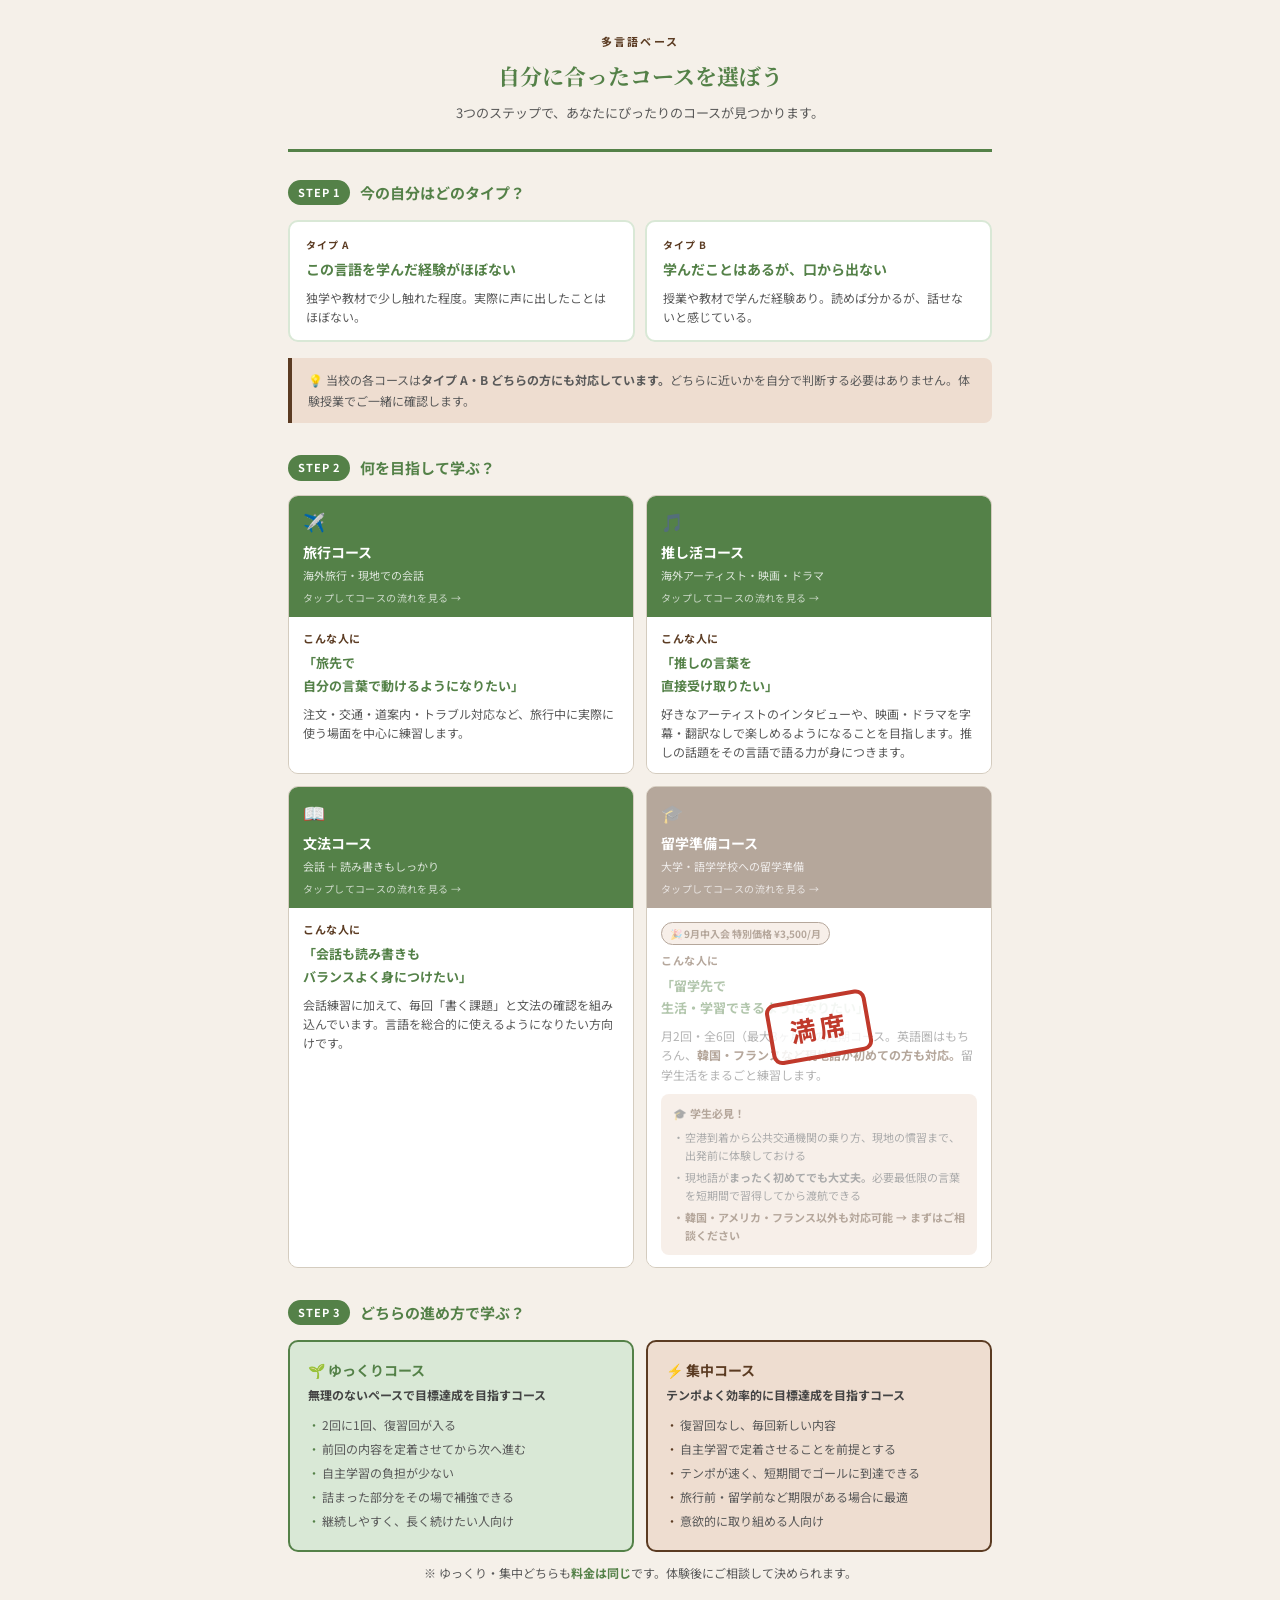
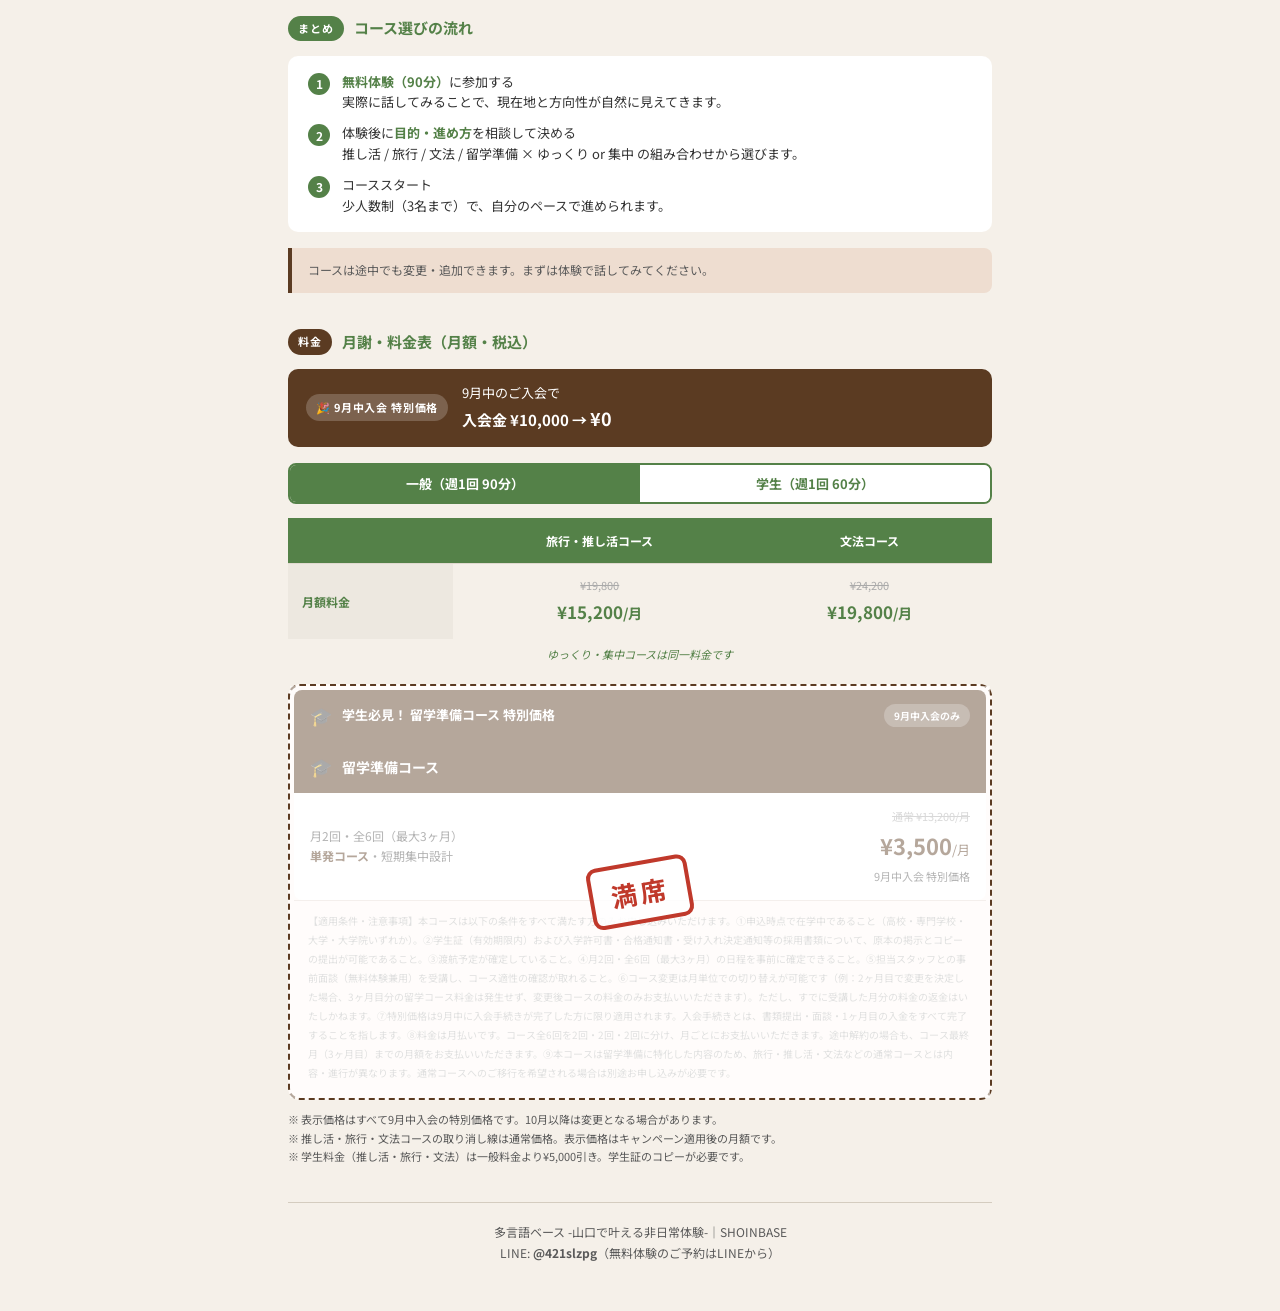
<file: course_guide.html>
<!DOCTYPE html>
<html lang="ja">
<head>
<meta charset="UTF-8">
<meta name="viewport" content="width=device-width, initial-scale=1.0">
<title>コース選択ガイド｜多言語ベース</title>
<link href="https://fonts.googleapis.com/css2?family=Noto+Serif+JP:wght@400;700&family=Noto+Sans+JP:wght@400;500;700&display=swap" rel="stylesheet">
<style>
  :root {
    --navy: #548148;
    --terra: #5b3b22;
    --terra-l: #eeddd0;
    --light: #d9e8d6;
    --gray: #595959;
    --lgray: #ede8e0;
  }
  * { box-sizing: border-box; margin: 0; padding: 0; }
  body {
    font-family: 'Noto Sans JP', sans-serif;
    color: #222;
    background: #f5f0e9;
    max-width: 760px;
    margin: 0 auto;
    padding: 32px 28px 48px;
    font-size: 14px;
    line-height: 1.75;
  }

  .header { text-align: center; padding-bottom: 24px; border-bottom: 3px solid var(--navy); margin-bottom: 28px; }
  .brand { font-size: 11px; letter-spacing: .2em; color: var(--terra); font-weight: 700; margin-bottom: 6px; }
  .header h1 { font-family: 'Noto Serif JP', serif; font-size: 22px; color: var(--navy); font-weight: 700; margin-bottom: 6px; }
  .header p { font-size: 13px; color: var(--gray); }

  .section-title { display: flex; align-items: center; gap: 10px; margin: 28px 0 14px; }
  .step-badge { background: var(--navy); color: #fff; font-size: 11px; font-weight: 700; padding: 3px 10px; border-radius: 20px; letter-spacing: .08em; white-space: nowrap; }
  .section-title h2 { font-size: 15px; font-weight: 700; color: var(--navy); }

  .level-cards { display: grid; grid-template-columns: 1fr 1fr; gap: 10px; margin-bottom: 6px; }
  .level-card { border: 2px solid var(--light); border-radius: 10px; padding: 14px 16px; background: #fff; }
  .level-card .tag { font-size: 10px; font-weight: 700; letter-spacing: .1em; color: var(--terra); margin-bottom: 4px; }
  .level-card .title { font-size: 14px; font-weight: 700; color: var(--navy); margin-bottom: 6px; }
  .level-card .desc { font-size: 12px; color: var(--gray); line-height: 1.6; }
  .level-card.highlight { border-color: var(--navy); background: var(--light); }

  .course-grid { display: grid; grid-template-columns: 1fr 1fr; gap: 12px; }
  .course-card { position: relative; border-radius: 10px; overflow: hidden; border: 1px solid #d4ccbf; cursor: pointer; transition: transform .15s, box-shadow .15s; display: flex; flex-direction: column; }
  .course-card:active { transform: scale(.97); }
  .course-card:hover { box-shadow: 0 4px 16px rgba(84,129,72,.2); }
  .is-full { position: relative; }
  .is-full::after {
    content: "";
    position: absolute;
    inset: 0;
    background: rgba(255,255,255,.55);
    z-index: 5;
    pointer-events: none;
  }
  .full-stamp {
    position: absolute;
    top: 50%;
    left: 50%;
    transform: translate(-50%, -50%) rotate(-10deg);
    z-index: 6;
    font-size: 26px;
    font-weight: 700;
    letter-spacing: 3px;
    color: #c0392b;
    border: 4px solid #c0392b;
    border-radius: 10px;
    padding: 4px 18px;
    background: rgba(255,255,255,.85);
    pointer-events: none;
    white-space: nowrap;
  }
  .course-head { background: var(--navy); color: #fff; padding: 10px 14px; }
  .course-head .emoji { font-size: 18px; margin-bottom: 2px; display: block; }
  .course-head .name { font-size: 14px; font-weight: 700; }
  .course-head .sub { font-size: 11px; opacity: .8; margin-top: 2px; }
  .tap-hint { font-size: 10px; color: rgba(255,255,255,.7); margin-top: 4px; letter-spacing: .04em; }
  .course-body { background: #fff; padding: 12px 14px; flex: 1; }
  .course-body .for { font-size: 11px; font-weight: 700; color: var(--terra); margin-bottom: 4px; letter-spacing: .05em; }
  .course-body .goal { font-size: 13px; font-weight: 700; color: var(--navy); margin-bottom: 6px; }
  .course-body .detail { font-size: 12px; color: var(--gray); line-height: 1.6; }
  .course-card.terra .course-head { background: var(--terra); }
  .course-badge { display: inline-block; background: var(--terra-l); color: var(--terra); font-size: 10px; font-weight: 700; padding: 2px 8px; border-radius: 20px; margin-bottom: 6px; border: 1px solid var(--terra); }

  /* ── 進め方カード ── */
  .pace-grid { display: grid; grid-template-columns: 1fr 1fr; gap: 12px; }
  .pace-card { border-radius: 10px; padding: 16px 18px; border: 2px solid; }
  .pace-card.yukkuri { border-color: var(--navy); background: var(--light); }
  .pace-card.shuchu { border-color: var(--terra); background: var(--terra-l); }
  .pace-card .pace-title { font-size: 14px; font-weight: 700; margin-bottom: 2px; }
  .pace-card.yukkuri .pace-title { color: var(--navy); }
  .pace-card.shuchu .pace-title { color: var(--terra); }
  .pace-card .pace-count { font-size: 12px; font-weight: 700; color: #444; margin-bottom: 10px; }
  .pace-card ul { list-style: none; padding: 0; }
  .pace-card ul li { font-size: 12px; color: var(--gray); line-height: 1.65; padding-left: 14px; position: relative; margin-bottom: 4px; }
  .pace-card ul li::before { content: '・'; position: absolute; left: 0; }
  .pace-card.yukkuri ul li::before { color: var(--navy); }
  .pace-card.shuchu ul li::before { color: var(--terra); }
  .pace-same-note { text-align: center; font-size: 12px; color: var(--gray); margin-top: 10px; }
  .pace-same-note strong { color: var(--navy); }

  .flow { background: #fff; border-radius: 10px; padding: 16px 20px; }
  .flow-row { display: flex; align-items: flex-start; gap: 12px; margin-bottom: 10px; }
  .flow-row:last-child { margin-bottom: 0; }
  .flow-num { background: var(--navy); color: #fff; width: 22px; height: 22px; border-radius: 50%; font-size: 12px; font-weight: 700; display: flex; align-items: center; justify-content: center; flex-shrink: 0; margin-top: 1px; }
  .flow-text { font-size: 13px; color: #333; line-height: 1.6; }
  .flow-text strong { color: var(--navy); }

  .note-box { background: var(--terra-l); border-left: 4px solid var(--terra); border-radius: 0 8px 8px 0; padding: 12px 16px; font-size: 12px; color: var(--gray); line-height: 1.7; margin-top: 16px; }

  /* modal */
  .modal-overlay { display: none; position: fixed; inset: 0; background: rgba(10,20,10,.5); z-index: 100; align-items: flex-end; justify-content: center; }
  .modal-overlay.open { display: flex; }
  .modal { background: #fff; border-radius: 20px 20px 0 0; width: 100%; max-width: 760px; max-height: 85vh; overflow-y: auto; padding: 0 0 32px; transform: translateY(100%); transition: transform .3s cubic-bezier(.32,1,.6,1); }
  .modal-overlay.open .modal { transform: translateY(0); }
  .modal-bar { width: 40px; height: 4px; background: #ddd; border-radius: 2px; margin: 12px auto 0; }
  .modal-head { padding: 16px 20px 14px; border-bottom: 1px solid #eee; display: flex; align-items: center; gap: 12px; }
  .modal-emoji { font-size: 26px; }
  .modal-head-text .modal-name { font-size: 17px; font-weight: 700; color: var(--navy); }
  .modal-head-text .modal-sub { font-size: 12px; color: var(--gray); margin-top: 1px; }
  .modal-close { margin-left: auto; background: var(--lgray); border: none; border-radius: 50%; width: 30px; height: 30px; font-size: 16px; cursor: pointer; color: var(--gray); display: flex; align-items: center; justify-content: center; flex-shrink: 0; }
  .modal-body { padding: 20px 20px 0; }
  .phase-list { list-style: none; position: relative; }
  .phase-list::before { content: ''; position: absolute; left: 18px; top: 0; bottom: 0; width: 2px; background: var(--light); }
  .phase-item { display: flex; gap: 14px; margin-bottom: 18px; position: relative; }
  .phase-item:last-child { margin-bottom: 0; }
  .phase-dot { width: 38px; height: 38px; border-radius: 50%; background: var(--navy); color: #fff; font-size: 11px; font-weight: 700; display: flex; align-items: center; justify-content: center; flex-shrink: 0; z-index: 1; line-height: 1.2; text-align: center; }
  .phase-dot.terra { background: var(--terra); }
  .phase-content { padding-top: 4px; }
  .phase-title { font-size: 14px; font-weight: 700; color: var(--navy); margin-bottom: 4px; }
  .phase-desc { font-size: 12px; color: var(--gray); line-height: 1.65; }
  .lesson-pills { display: flex; flex-wrap: wrap; gap: 6px; margin-top: 8px; }
  .pill { background: var(--lgray); border: 1px solid #ccc4b8; border-radius: 20px; padding: 3px 10px; font-size: 11px; color: #333; white-space: nowrap; }
  .pill.highlight { background: var(--light); border-color: var(--navy); color: var(--navy); font-weight: 700; }
  .modal-counts { display: flex; gap: 8px; margin: 18px 0 0; }
  .count-chip { flex: 1; border-radius: 8px; padding: 10px 12px; text-align: center; }
  .count-chip.y { background: var(--light); }
  .count-chip.s { background: var(--terra-l); }
  .count-chip .cc-label { font-size: 10px; font-weight: 700; margin-bottom: 3px; }
  .count-chip.y .cc-label { color: var(--navy); }
  .count-chip.s .cc-label { color: var(--terra); }
  .count-chip .cc-val { font-size: 14px; font-weight: 700; color: #222; }

  /* pricing */
  .campaign-banner { background: var(--terra); color: #fff; border-radius: 10px; padding: 14px 18px; display: flex; align-items: center; gap: 14px; margin-bottom: 16px; }
  .campaign-tag { font-size: 11px; font-weight: 700; letter-spacing: .06em; white-space: nowrap; background: rgba(255,255,255,.2); border-radius: 20px; padding: 4px 10px; }
  .campaign-text { font-size: 13px; line-height: 1.6; }
  .campaign-text strong { font-size: 15px; }
  .zero { font-size: 18px; font-weight: 700; }
  .price-toggle { display: flex; border: 2px solid var(--navy); border-radius: 8px; overflow: hidden; margin-bottom: 14px; }
  .price-toggle button { flex: 1; padding: 9px 0; font-size: 13px; font-weight: 700; font-family: 'Noto Sans JP', sans-serif; border: none; cursor: pointer; transition: background .15s, color .15s; background: #fff; color: var(--navy); }
  .price-toggle button.active { background: var(--navy); color: #fff; }
  .price-table-wrap { display: none; }
  .price-table-wrap.show { display: block; }
  .price-table { width: 100%; border-collapse: collapse; font-size: 13px; }
  .price-table th, .price-table td { padding: 12px 14px; text-align: center; border-bottom: 1px solid #e0d9cf; }
  .price-table th { background: var(--navy); color: #fff; font-size: 12px; font-weight: 700; }
  .price-table th:first-child { text-align: left; }
  .price-table td:first-child { text-align: left; font-weight: 700; color: var(--navy); background: var(--lgray); font-size: 12px; }
  .price-table tr:last-child td { border-bottom: none; }
  .price-now { font-size: 17px; font-weight: 700; color: var(--navy); }
  .price-orig { font-size: 11px; color: #aaa; text-decoration: line-through; margin-bottom: 2px; }
  .same-price-note { font-size: 11px; font-style: italic; color: var(--navy); margin-top: 6px; text-align: center; }

  .study-price-card { margin-top: 0; border: none; border-radius: 0 0 8px 8px; overflow: hidden; }
  .study-price-head { background: var(--terra); color: #fff; padding: 10px 16px; display: flex; align-items: center; gap: 10px; border-radius: 0; }
  .study-price-head .sp-name { font-size: 14px; font-weight: 700; }
  .study-price-head .sp-tag { font-size: 10px; font-weight: 700; background: rgba(255,255,255,.25); border-radius: 20px; padding: 2px 8px; }
  .study-price-body { background: #fff; padding: 14px 16px; display: flex; align-items: center; justify-content: space-between; gap: 12px; }
  .study-price-info { font-size: 12px; color: var(--gray); line-height: 1.7; }
  .study-price-info strong { color: var(--terra); }
  .study-price-num { text-align: right; white-space: nowrap; }
  .study-price-num .sp-price { font-size: 22px; font-weight: 700; color: var(--terra); }
  .study-price-num .sp-sub { font-size: 11px; color: var(--gray); margin-top: 2px; }

  .price-note { font-size: 11px; color: var(--gray); margin-top: 10px; line-height: 1.7; }
  .footer { text-align: center; margin-top: 36px; padding-top: 18px; border-top: 1px solid #d4ccbf; font-size: 12px; color: var(--gray); }

  @media print {
    body { padding: 20px; background: #fff; }
    .modal-overlay { display: none !important; }
    .tap-hint { display: none; }
    .price-table-wrap { display: block !important; }
    .price-toggle { display: none; }
  }
</style>
</head>
<body>

<div class="header">
  <div class="brand">多言語ベース</div>
  <h1>自分に合ったコースを選ぼう</h1>
  <p>3つのステップで、あなたにぴったりのコースが見つかります。</p>
</div>

<!-- STEP 1 -->
<div class="section-title">
  <span class="step-badge">STEP 1</span>
  <h2>今の自分はどのタイプ？</h2>
</div>
<div class="level-cards">
  <div class="level-card">
    <div class="tag">タイプ A</div>
    <div class="title">この言語を学んだ経験がほぼない</div>
    <div class="desc">独学や教材で少し触れた程度。実際に声に出したことはほぼない。</div>
  </div>
  <div class="level-card">
    <div class="tag">タイプ B</div>
    <div class="title">学んだことはあるが、口から出ない</div>
    <div class="desc">授業や教材で学んだ経験あり。読めば分かるが、話せないと感じている。</div>
  </div>
</div>
<div class="note-box">
  💡 当校の各コースは<strong>タイプ A・B どちらの方にも対応しています。</strong>どちらに近いかを自分で判断する必要はありません。体験授業でご一緒に確認します。
</div>

<!-- STEP 2 -->
<div class="section-title" style="margin-top:32px;">
  <span class="step-badge">STEP 2</span>
  <h2>何を目指して学ぶ？</h2>
</div>
<div class="course-grid">

  <div class="course-card" onclick="openModal('travel')">
    <div class="course-head">
      <span class="emoji">✈️</span>
      <div class="name">旅行コース</div>
      <div class="sub">海外旅行・現地での会話</div>
      <div class="tap-hint">タップしてコースの流れを見る →</div>
    </div>
    <div class="course-body">
      <div class="for">こんな人に</div>
      <div class="goal">「旅先で<br>自分の言葉で動けるようになりたい」</div>
      <div class="detail">注文・交通・道案内・トラブル対応など、旅行中に実際に使う場面を中心に練習します。</div>
    </div>
  </div>

  <div class="course-card" onclick="openModal('oshi')">
    <div class="course-head">
      <span class="emoji">🎵</span>
      <div class="name">推し活コース</div>
      <div class="sub">海外アーティスト・映画・ドラマ</div>
      <div class="tap-hint">タップしてコースの流れを見る →</div>
    </div>
    <div class="course-body">
      <div class="for">こんな人に</div>
      <div class="goal">「推しの言葉を<br>直接受け取りたい」</div>
      <div class="detail">好きなアーティストのインタビューや、映画・ドラマを字幕・翻訳なしで楽しめるようになることを目指します。推しの話題をその言語で語る力が身につきます。</div>
    </div>
  </div>

  <div class="course-card" onclick="openModal('grammar')">
    <div class="course-head">
      <span class="emoji">📖</span>
      <div class="name">文法コース</div>
      <div class="sub">会話 ＋ 読み書きもしっかり</div>
      <div class="tap-hint">タップしてコースの流れを見る →</div>
    </div>
    <div class="course-body">
      <div class="for">こんな人に</div>
      <div class="goal">「会話も読み書きも<br>バランスよく身につけたい」</div>
      <div class="detail">会話練習に加えて、毎回「書く課題」と文法の確認を組み込んでいます。言語を総合的に使えるようになりたい方向けです。</div>
    </div>
  </div>

  <div class="course-card terra is-full" onclick="openModal('study')">
    <div class="full-stamp">満席</div>
    <div class="course-head">
      <span class="emoji">🎓</span>
      <div class="name">留学準備コース</div>
      <div class="sub">大学・語学学校への留学準備</div>
      <div class="tap-hint">タップしてコースの流れを見る →</div>
    </div>
    <div class="course-body">
      <div class="course-badge">🎉 9月中入会 特別価格 ¥3,500/月</div>
      <div class="for">こんな人に</div>
      <div class="goal">「留学先で<br>生活・学習できるようになりたい」</div>
      <div class="detail">月2回・全6回（最大3ヶ月）の短期コース。英語圏はもちろん、<strong style="color:var(--terra);">韓国・フランスなど現地語が初めての方も対応。</strong>留学生活をまるごと練習します。</div>
      <div style="margin-top:10px; background:var(--terra-l); border-radius:8px; padding:10px 12px;">
        <div style="font-size:11px; font-weight:700; color:var(--terra); margin-bottom:6px;">🎓 学生必見！</div>
        <ul style="list-style:none; padding:0; margin:0;">
          <li style="font-size:11px; color:#444; line-height:1.6; padding-left:12px; position:relative; margin-bottom:5px;"><span style="position:absolute;left:0;">・</span>空港到着から公共交通機関の乗り方、現地の慣習まで、出発前に体験しておける</li>
          <li style="font-size:11px; color:#444; line-height:1.6; padding-left:12px; position:relative; margin-bottom:5px;"><span style="position:absolute;left:0;">・</span>現地語が<strong>まったく初めてでも大丈夫。</strong>必要最低限の言葉を短期間で習得してから渡航できる</li>
          <li style="font-size:11px; color:var(--terra); font-weight:700; line-height:1.6; padding-left:12px; position:relative;"><span style="position:absolute;left:0;">・</span>韓国・アメリカ・フランス以外も対応可能 → まずはご相談ください</li>
        </ul>
      </div>
    </div>
  </div>

</div>

<!-- STEP 3: 進め方 -->
<div class="section-title" style="margin-top:32px;">
  <span class="step-badge">STEP 3</span>
  <h2>どちらの進め方で学ぶ？</h2>
</div>
<div class="pace-grid">
  <div class="pace-card yukkuri">
    <div class="pace-title">🌱 ゆっくりコース</div>
    <div class="pace-count">無理のないペースで目標達成を目指すコース</div>
    <ul>
      <li>2回に1回、復習回が入る</li>
      <li>前回の内容を定着させてから次へ進む</li>
      <li>自主学習の負担が少ない</li>
      <li>詰まった部分をその場で補強できる</li>
      <li>継続しやすく、長く続けたい人向け</li>
    </ul>
  </div>
  <div class="pace-card shuchu">
    <div class="pace-title">⚡ 集中コース</div>
    <div class="pace-count">テンポよく効率的に目標達成を目指すコース</div>
    <ul>
      <li>復習回なし、毎回新しい内容</li>
      <li>自主学習で定着させることを前提とする</li>
      <li>テンポが速く、短期間でゴールに到達できる</li>
      <li>旅行前・留学前など期限がある場合に最適</li>
      <li>意欲的に取り組める人向け</li>
    </ul>
  </div>
</div>
<p class="pace-same-note">※ ゆっくり・集中どちらも<strong>料金は同じ</strong>です。体験後にご相談して決められます。</p>

<!-- まとめ -->
<div class="section-title" style="margin-top:32px;">
  <span class="step-badge">まとめ</span>
  <h2>コース選びの流れ</h2>
</div>
<div class="flow">
  <div class="flow-row">
    <div class="flow-num">1</div>
    <div class="flow-text"><strong>無料体験（90分）</strong>に参加する<br>実際に話してみることで、現在地と方向性が自然に見えてきます。</div>
  </div>
  <div class="flow-row">
    <div class="flow-num">2</div>
    <div class="flow-text">体験後に<strong>目的・進め方</strong>を相談して決める<br>推し活 / 旅行 / 文法 / 留学準備 × ゆっくり or 集中 の組み合わせから選びます。</div>
  </div>
  <div class="flow-row">
    <div class="flow-num">3</div>
    <div class="flow-text">コーススタート<br>少人数制（3名まで）で、自分のペースで進められます。</div>
  </div>
</div>
<div class="note-box" style="margin-top:16px;">
  コースは途中でも変更・追加できます。まずは体験で話してみてください。
</div>

<!-- 料金表 -->
<div class="section-title" style="margin-top:36px;">
  <span class="step-badge" style="background:var(--terra);">料金</span>
  <h2>月謝・料金表（月額・税込）</h2>
</div>
<div class="campaign-banner">
  <div class="campaign-tag">🎉 9月中入会 特別価格</div>
  <div class="campaign-text">9月中のご入会で<br><strong>入会金 ¥10,000 → <span class="zero">¥0</span></strong></div>
</div>
<div class="price-toggle">
  <button class="active" onclick="switchPrice('general', this)">一般（週1回 90分）</button>
  <button onclick="switchPrice('student', this)">学生（週1回 60分）</button>
</div>

<div class="price-table-wrap show" id="price-general">
  <table class="price-table">
    <thead><tr><th></th><th>旅行・推し活コース</th><th>文法コース</th></tr></thead>
    <tbody>
      <tr>
        <td>月額料金</td>
        <td><div class="price-orig">¥19,800</div><div class="price-now">¥15,200<small>/月</small></div></td>
        <td><div class="price-orig">¥24,200</div><div class="price-now">¥19,800<small>/月</small></div></td>
      </tr>
    </tbody>
  </table>
  <p class="same-price-note">ゆっくり・集中コースは同一料金です</p>
</div>

<div class="price-table-wrap" id="price-student">
  <table class="price-table">
    <thead><tr><th></th><th>旅行・推し活コース</th><th>文法コース</th></tr></thead>
    <tbody>
      <tr>
        <td>月額料金</td>
        <td><div class="price-orig">¥19,800</div><div class="price-now">¥10,200<small>/月</small></div></td>
        <td><div class="price-orig">¥24,200</div><div class="price-now">¥14,800<small>/月</small></div></td>
      </tr>
    </tbody>
  </table>
  <p class="same-price-note">ゆっくり・集中コースは同一料金です</p>
</div>

<!-- 留学準備コース special -->
<div class="is-full" style="margin-top:20px; border: 2px dashed var(--terra); border-radius: 12px; padding: 4px; background: #fffaf6;">
  <div class="full-stamp">満席</div>
  <div style="background: var(--terra); color:#fff; border-radius: 8px 8px 0 0; padding: 10px 16px; display:flex; align-items:center; gap:10px;">
    <span style="font-size:18px;">🎓</span>
    <div style="font-size:13px; font-weight:700; flex:1;">学生必見！ 留学準備コース 特別価格</div>
    <div style="font-size:10px; font-weight:700; background:rgba(255,255,255,.25); border-radius:20px; padding:3px 10px; white-space:nowrap;">9月中入会のみ</div>
  </div>
  <div class="study-price-card">
    <div class="study-price-head">
      <span style="font-size:18px;">🎓</span>
      <div class="sp-name">留学準備コース</div>
    </div>
    <div class="study-price-body">
      <div class="study-price-info">
        月2回・全6回（最大3ヶ月）<br>
        <strong>単発コース</strong>・短期集中設計
      </div>
      <div class="study-price-num">
        <div style="font-size:11px; color:#aaa; text-decoration:line-through; text-align:right;">通常 ¥13,200/月</div>
        <div class="sp-price">¥3,500<small style="font-size:13px;font-weight:400;">/月</small></div>
        <div class="sp-sub">9月中入会 特別価格</div>
      </div>
    </div>
  </div>
  <!-- 適応条件 細則 -->
  <div style="padding: 10px 14px 12px; border-top: 1px solid #e8ddd5;">
    <div style="font-size:10px; color:#bbb; line-height:1.9;">
      【適用条件・注意事項】本コースは以下の条件をすべて満たす方のみお申し込みいただけます。①申込時点で在学中であること（高校・専門学校・大学・大学院いずれか）。②学生証（有効期限内）および入学許可書・合格通知書・受け入れ決定通知等の採用書類について、原本の掲示とコピーの提出が可能であること。③渡航予定が確定していること。④月2回・全6回（最大3ヶ月）の日程を事前に確定できること。⑤担当スタッフとの事前面談（無料体験兼用）を受講し、コース適性の確認が取れること。⑥コース変更は月単位での切り替えが可能です（例：2ヶ月目で変更を決定した場合、3ヶ月目分の留学コース料金は発生せず、変更後コースの料金のみお支払いいただきます）。ただし、すでに受講した月分の料金の返金はいたしかねます。⑦特別価格は9月中に入会手続きが完了した方に限り適用されます。入会手続きとは、書類提出・面談・1ヶ月目の入金をすべて完了することを指します。⑧料金は月払いです。コース全6回を2回・2回・2回に分け、月ごとにお支払いいただきます。途中解約の場合も、コース最終月（3ヶ月目）までの月額をお支払いいただきます。⑨本コースは留学準備に特化した内容のため、旅行・推し活・文法などの通常コースとは内容・進行が異なります。通常コースへのご移行を希望される場合は別途お申し込みが必要です。
    </div>
  </div>
</div>

<p class="price-note">
  ※ 表示価格はすべて9月中入会の特別価格です。10月以降は変更となる場合があります。<br>
  ※ 推し活・旅行・文法コースの取り消し線は通常価格。表示価格はキャンペーン適用後の月額です。<br>
  ※ 学生料金（推し活・旅行・文法）は一般料金より¥5,000引き。学生証のコピーが必要です。
</p>

<!-- モーダル -->
<div class="modal-overlay" id="modal-overlay" onclick="closeOnBg(event)">
  <div class="modal" id="modal">
    <div class="modal-bar"></div>
    <div class="modal-head">
      <div class="modal-emoji" id="m-emoji"></div>
      <div class="modal-head-text">
        <div class="modal-name" id="m-name"></div>
        <div class="modal-sub" id="m-sub"></div>
      </div>
      <button class="modal-close" onclick="closeModal()">✕</button>
    </div>
    <div class="modal-body">
      <ul class="phase-list" id="m-phases"></ul>
      <div class="modal-counts" id="m-counts"></div>
    </div>
  </div>
</div>

<div class="footer">
  多言語ベース -山口で叶える非日常体験-｜SHOINBASE<br>
  LINE: <strong>@421slzpg</strong>（無料体験のご予約はLINEから）
</div>

<script>
const courses = {
  oshi: {
    emoji: '🎵', name: '推し活コース', sub: '海外アーティスト・映画・ドラマ',
    phases: [
      { label: 'P1', title: '話す基地を作る（共通）', desc: '知っている言葉を口から出す練習からスタート。意見の言い方・リアクション・詰まったときの切り抜け方を体得します。', pills: ['自己紹介・好きなものを話す', '意見を言う・質問する', '自然なリアクション', '初カフェ実践'], terra: false },
      { label: 'P2', title: '好きな作品・アーティストの話題で会話する', desc: '好きなアーティストや作品をその言語で紹介・語る練習。街の文字（看板・メニュー）も声に出して読みます。', pills: ['推し・作品をその言語で紹介する', '街歩き実践', '作品の感想を深く語る', '知らない表現を言い換える'], terra: false },
      { label: 'P3', title: 'ネイティブコンテンツをそのまま楽しめるようになる', desc: '動画・インタビューのシャドーイング、ナチュラルスピードへの慣れ。最終回は好きな作品を字幕・翻訳なしで1エピソード完走。', pills: ['シャドーイング', 'カフェで作品トーク', '景色×作品トーク', '【仕上げ】字幕なし完走'], terra: true }
    ]
  },
  travel: {
    emoji: '✈️', name: '旅行コース', sub: '海外旅行・現地での会話',
    phases: [
      { label: 'P1', title: '話す基地を作る（共通）', desc: '知っている言葉を口から出す練習。意見の言い方・リアクション・詰まったときの切り抜け方を体得します。', pills: ['自己紹介・好きなものを話す', '意見を言う・質問する', '自然なリアクション', '初カフェ実践'], terra: false },
      { label: 'P2', title: '旅行で使う日常会話', desc: '「よく聞かれる質問への返答」から「交通・予約・トラブル対応」まで、旅行中に実際に起こる場面を網羅します。', pills: ['定番質問に答える', '道を聞く（散歩実践）', '交通・予約・手続き', 'トラブル対応'], terra: false },
      { label: 'P3', title: '旅行を自分の言葉で楽しむ', desc: '体験を流暢に語り、細かいリクエストも自分の言葉で伝えられるように。最終回は旅行フルシミュレーション。', pills: ['体験を語る（過去形）', 'カフェで細かい注文', '道案内の連続確認', '【仕上げ】フルコース実践'], terra: true }
    ]
  },
  grammar: {
    emoji: '📖', name: '文法コース', sub: '会話 ＋ 読み書きもしっかり',
    phases: [
      { label: 'P1', title: '文法の骨格を声に出す', desc: '語順・時制・疑問文を「話しながら」整理します。毎回書く課題あり。文法ミニレッスンが2回に1回入ります。', pills: ['語順を話して掴む', '時制を使い分ける', '質問文を自在に作る', '初カフェ実践'], terra: false },
      { label: 'P2', title: '読み書きと会話を組み合わせる', desc: '仮定表現・複合文型を使った会話。短い記事や文章を読んで意見を述べる練習も加わります。', pills: ['仮定表現で会話を広げる', '街の文字を読む（散歩実践）', '記事を読んで意見を言う', '書いて定着'], terra: false },
      { label: 'P3', title: '複雑な表現・まとまった文章へ', desc: '複雑な構造の文を話す・書く練習。最終回は10分間フリートーク＋その内容をまとめて書く。', pills: ['複雑な文を話す・書く', 'カフェで深いトーク', '意見文を書く', '【仕上げ】フリートーク＋記述'], terra: true }
    ]
  },
  study: {
    emoji: '🎓', name: '留学準備コース', sub: '大学・語学学校への留学準備',
    phases: [
      { label: 'P1', title: 'まず声に出すところから始める', desc: '英語圏でも現地語が必要な国でも対応。すでに学んだことがある方は「話す回路づくり」、初めての言語の方は「最低限の日常表現」からスタートします。', pills: ['あいさつ・自己紹介', '聞き返す・確認する', '意見をシンプルに伝える', '初カフェ実践'], terra: false },
      { label: 'P2', title: '留学生活の会話を体得する', desc: '留学初日から使う場面をフルカバー。キャンパス・授業・街・寮での会話を実践形式で練習します。', pills: ['自己紹介・友達作り', '教授への質問・相談', '街で情報を聞く（散歩実践）', 'ルームメイト交渉'], terra: false },
      { label: 'P3', title: '授業・留学生活に向けた実践練習', desc: '授業に向けて深いテーマで話す準備を重ねます。日常会話から一歩踏み込んだ表現を使いこなし、最終回は留学生活まるごとシミュレーション。', pills: ['授業に向けて', '深いテーマで話す準備', '【仕上げ】留学シミュレーション'], terra: true }
    ]
  }
};

function openModal(key) {
  const c = courses[key];
  document.getElementById('m-emoji').textContent = c.emoji;
  document.getElementById('m-name').textContent = c.name;
  document.getElementById('m-sub').textContent = c.sub;
  document.getElementById('m-phases').innerHTML = c.phases.map(ph => `
    <li class="phase-item">
      <div class="phase-dot${ph.terra ? ' terra' : ''}">${ph.label}</div>
      <div class="phase-content">
        <div class="phase-title">${ph.title}</div>
        <div class="phase-desc">${ph.desc}</div>
        <div class="lesson-pills">${ph.pills.map((p,i) => `<span class="pill${i===ph.pills.length-1?' highlight':''}">${p}</span>`).join('')}</div>
      </div>
    </li>`).join('');

  const isStudy = key === 'study';
  document.getElementById('m-counts').innerHTML = isStudy
    ? `<div class="count-chip s" style="flex:1"><div class="cc-label">🎉 9月中入会 特別価格</div><div class="cc-val">全6回（月2回・最大3ヶ月）¥3,500/月</div></div>`
    : `<div class="count-chip y"><div class="cc-label">🌱 ゆっくりコース</div><div class="cc-val">着実に目標達成</div></div>
       <div class="count-chip s"><div class="cc-label">⚡ 集中コース</div><div class="cc-val">スピーディに目標達成</div></div>`;

  document.getElementById('modal-overlay').classList.add('open');
  document.body.style.overflow = 'hidden';
}
function closeModal() {
  document.getElementById('modal-overlay').classList.remove('open');
  document.body.style.overflow = '';
}
function closeOnBg(e) {
  if (e.target === document.getElementById('modal-overlay')) closeModal();
}
function switchPrice(type, btn) {
  document.querySelectorAll('.price-toggle button').forEach(b => b.classList.remove('active'));
  btn.classList.add('active');
  document.querySelectorAll('.price-table-wrap').forEach(el => el.classList.remove('show'));
  document.getElementById('price-' + type).classList.add('show');
}
</script>
</body>
</html>
</file>
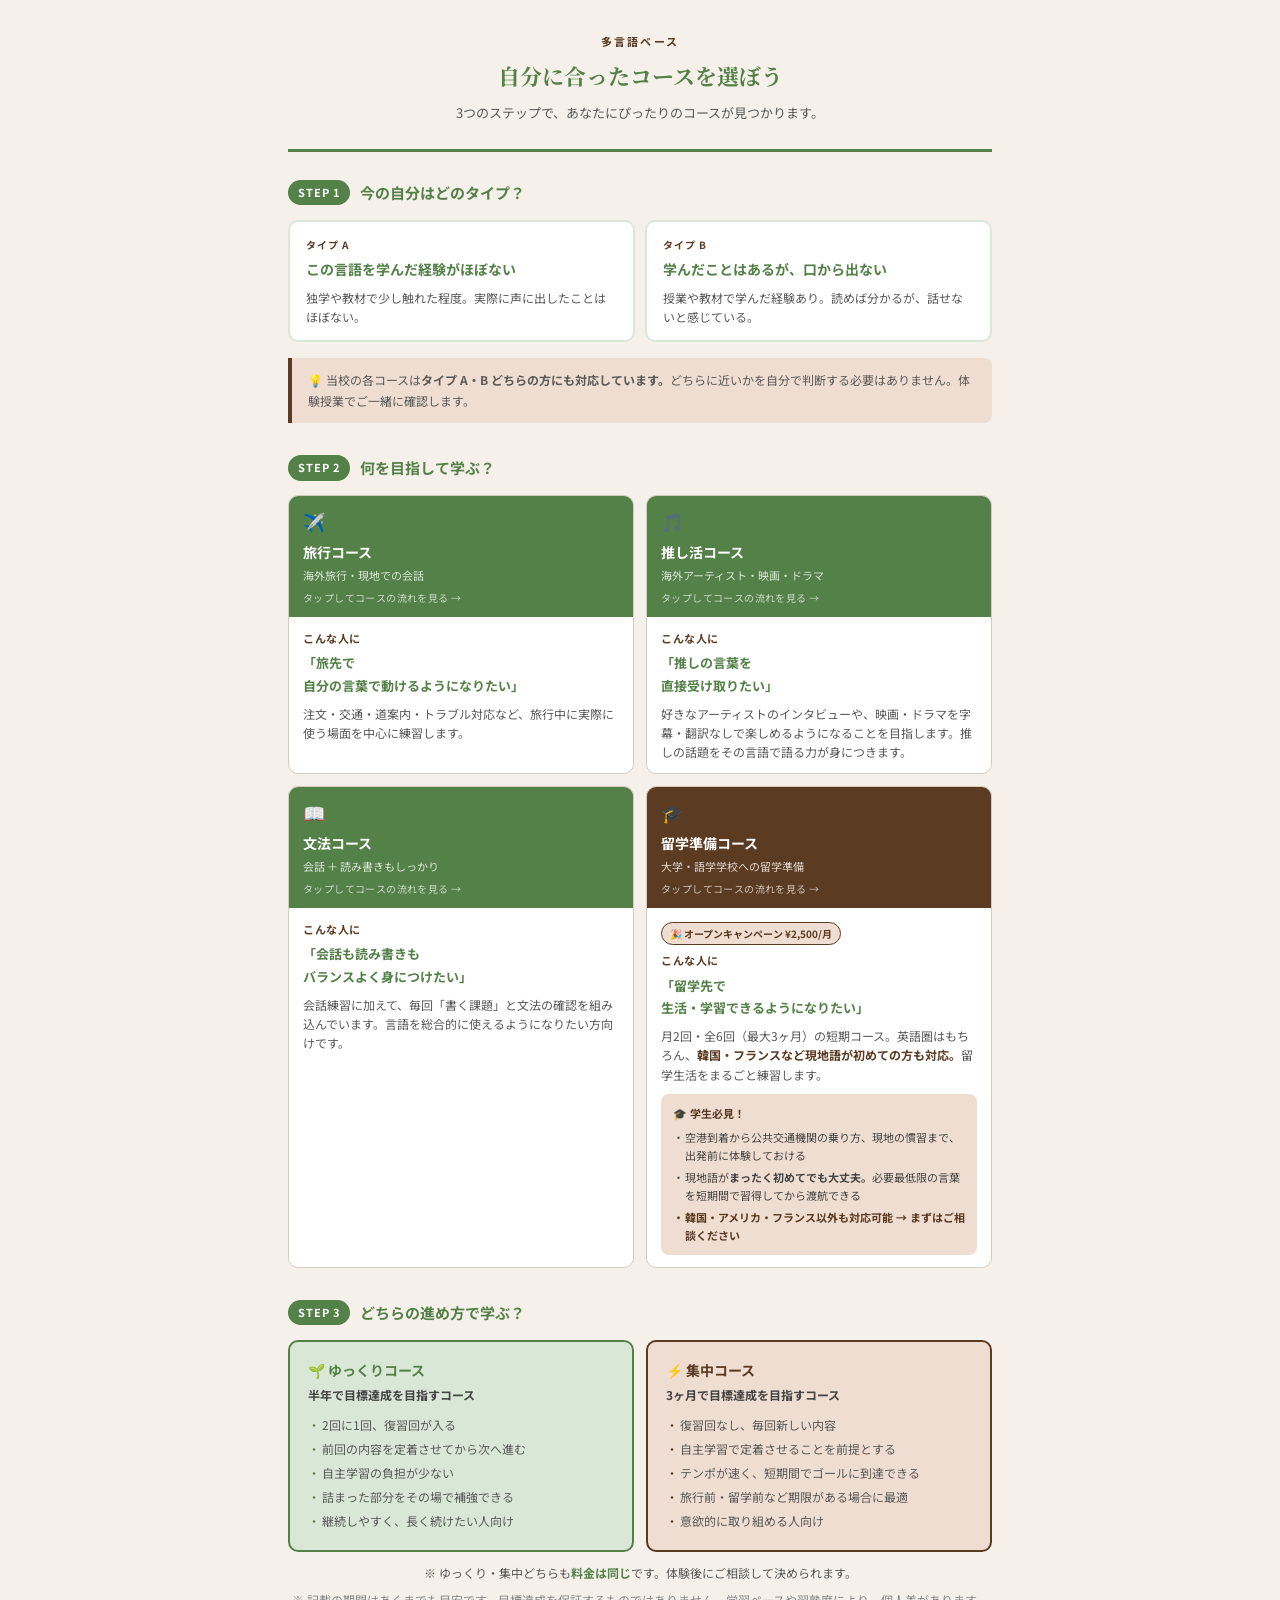
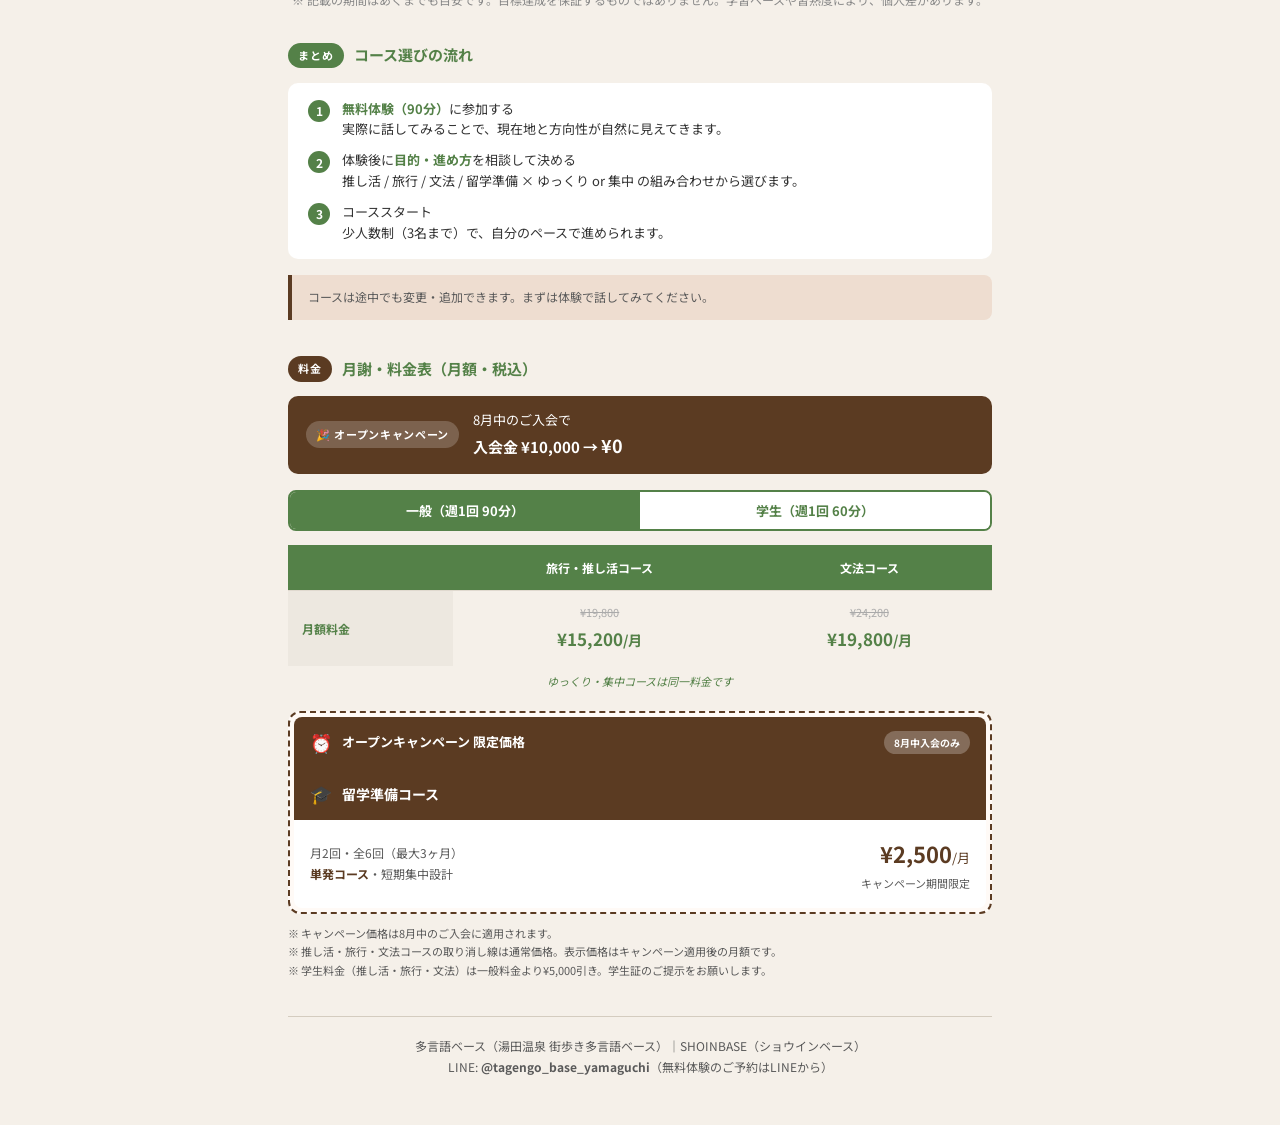
<file: コース選択ガイド.html>
<!DOCTYPE html>
<html lang="ja">
<head>
<meta charset="UTF-8">
<meta name="viewport" content="width=device-width, initial-scale=1.0">
<title>コース選択ガイド｜多言語ベース</title>
<link href="https://fonts.googleapis.com/css2?family=Noto+Serif+JP:wght@400;700&family=Noto+Sans+JP:wght@400;500;700&display=swap" rel="stylesheet">
<style>
  :root {
    --navy: #548148;
    --terra: #5b3b22;
    --terra-l: #eeddd0;
    --light: #d9e8d6;
    --gray: #595959;
    --lgray: #ede8e0;
  }
  * { box-sizing: border-box; margin: 0; padding: 0; }
  body {
    font-family: 'Noto Sans JP', sans-serif;
    color: #222;
    background: #f5f0e9;
    max-width: 760px;
    margin: 0 auto;
    padding: 32px 28px 48px;
    font-size: 14px;
    line-height: 1.75;
  }

  .header { text-align: center; padding-bottom: 24px; border-bottom: 3px solid var(--navy); margin-bottom: 28px; }
  .brand { font-size: 11px; letter-spacing: .2em; color: var(--terra); font-weight: 700; margin-bottom: 6px; }
  .header h1 { font-family: 'Noto Serif JP', serif; font-size: 22px; color: var(--navy); font-weight: 700; margin-bottom: 6px; }
  .header p { font-size: 13px; color: var(--gray); }

  .section-title { display: flex; align-items: center; gap: 10px; margin: 28px 0 14px; }
  .step-badge { background: var(--navy); color: #fff; font-size: 11px; font-weight: 700; padding: 3px 10px; border-radius: 20px; letter-spacing: .08em; white-space: nowrap; }
  .section-title h2 { font-size: 15px; font-weight: 700; color: var(--navy); }

  .level-cards { display: grid; grid-template-columns: 1fr 1fr; gap: 10px; margin-bottom: 6px; }
  .level-card { border: 2px solid var(--light); border-radius: 10px; padding: 14px 16px; background: #fff; }
  .level-card .tag { font-size: 10px; font-weight: 700; letter-spacing: .1em; color: var(--terra); margin-bottom: 4px; }
  .level-card .title { font-size: 14px; font-weight: 700; color: var(--navy); margin-bottom: 6px; }
  .level-card .desc { font-size: 12px; color: var(--gray); line-height: 1.6; }
  .level-card.highlight { border-color: var(--navy); background: var(--light); }

  .course-grid { display: grid; grid-template-columns: 1fr 1fr; gap: 12px; }
  .course-card { border-radius: 10px; overflow: hidden; border: 1px solid #d4ccbf; cursor: pointer; transition: transform .15s, box-shadow .15s; display: flex; flex-direction: column; }
  .course-card:active { transform: scale(.97); }
  .course-card:hover { box-shadow: 0 4px 16px rgba(84,129,72,.2); }
  .course-head { background: var(--navy); color: #fff; padding: 10px 14px; }
  .course-head .emoji { font-size: 18px; margin-bottom: 2px; display: block; }
  .course-head .name { font-size: 14px; font-weight: 700; }
  .course-head .sub { font-size: 11px; opacity: .8; margin-top: 2px; }
  .tap-hint { font-size: 10px; color: rgba(255,255,255,.7); margin-top: 4px; letter-spacing: .04em; }
  .course-body { background: #fff; padding: 12px 14px; flex: 1; }
  .course-body .for { font-size: 11px; font-weight: 700; color: var(--terra); margin-bottom: 4px; letter-spacing: .05em; }
  .course-body .goal { font-size: 13px; font-weight: 700; color: var(--navy); margin-bottom: 6px; }
  .course-body .detail { font-size: 12px; color: var(--gray); line-height: 1.6; }
  .course-card.terra .course-head { background: var(--terra); }
  .course-badge { display: inline-block; background: var(--terra-l); color: var(--terra); font-size: 10px; font-weight: 700; padding: 2px 8px; border-radius: 20px; margin-bottom: 6px; border: 1px solid var(--terra); }

  /* ── 進め方カード ── */
  .pace-grid { display: grid; grid-template-columns: 1fr 1fr; gap: 12px; }
  .pace-card { border-radius: 10px; padding: 16px 18px; border: 2px solid; }
  .pace-card.yukkuri { border-color: var(--navy); background: var(--light); }
  .pace-card.shuchu { border-color: var(--terra); background: var(--terra-l); }
  .pace-card .pace-title { font-size: 14px; font-weight: 700; margin-bottom: 2px; }
  .pace-card.yukkuri .pace-title { color: var(--navy); }
  .pace-card.shuchu .pace-title { color: var(--terra); }
  .pace-card .pace-count { font-size: 12px; font-weight: 700; color: #444; margin-bottom: 10px; }
  .pace-card ul { list-style: none; padding: 0; }
  .pace-card ul li { font-size: 12px; color: var(--gray); line-height: 1.65; padding-left: 14px; position: relative; margin-bottom: 4px; }
  .pace-card ul li::before { content: '・'; position: absolute; left: 0; }
  .pace-card.yukkuri ul li::before { color: var(--navy); }
  .pace-card.shuchu ul li::before { color: var(--terra); }
  .pace-same-note { text-align: center; font-size: 12px; color: var(--gray); margin-top: 10px; }
  .pace-same-note strong { color: var(--navy); }

  .flow { background: #fff; border-radius: 10px; padding: 16px 20px; }
  .flow-row { display: flex; align-items: flex-start; gap: 12px; margin-bottom: 10px; }
  .flow-row:last-child { margin-bottom: 0; }
  .flow-num { background: var(--navy); color: #fff; width: 22px; height: 22px; border-radius: 50%; font-size: 12px; font-weight: 700; display: flex; align-items: center; justify-content: center; flex-shrink: 0; margin-top: 1px; }
  .flow-text { font-size: 13px; color: #333; line-height: 1.6; }
  .flow-text strong { color: var(--navy); }

  .note-box { background: var(--terra-l); border-left: 4px solid var(--terra); border-radius: 0 8px 8px 0; padding: 12px 16px; font-size: 12px; color: var(--gray); line-height: 1.7; margin-top: 16px; }

  /* modal */
  .modal-overlay { display: none; position: fixed; inset: 0; background: rgba(10,20,10,.5); z-index: 100; align-items: flex-end; justify-content: center; }
  .modal-overlay.open { display: flex; }
  .modal { background: #fff; border-radius: 20px 20px 0 0; width: 100%; max-width: 760px; max-height: 85vh; overflow-y: auto; padding: 0 0 32px; transform: translateY(100%); transition: transform .3s cubic-bezier(.32,1,.6,1); }
  .modal-overlay.open .modal { transform: translateY(0); }
  .modal-bar { width: 40px; height: 4px; background: #ddd; border-radius: 2px; margin: 12px auto 0; }
  .modal-head { padding: 16px 20px 14px; border-bottom: 1px solid #eee; display: flex; align-items: center; gap: 12px; }
  .modal-emoji { font-size: 26px; }
  .modal-head-text .modal-name { font-size: 17px; font-weight: 700; color: var(--navy); }
  .modal-head-text .modal-sub { font-size: 12px; color: var(--gray); margin-top: 1px; }
  .modal-close { margin-left: auto; background: var(--lgray); border: none; border-radius: 50%; width: 30px; height: 30px; font-size: 16px; cursor: pointer; color: var(--gray); display: flex; align-items: center; justify-content: center; flex-shrink: 0; }
  .modal-body { padding: 20px 20px 0; }
  .phase-list { list-style: none; position: relative; }
  .phase-list::before { content: ''; position: absolute; left: 18px; top: 0; bottom: 0; width: 2px; background: var(--light); }
  .phase-item { display: flex; gap: 14px; margin-bottom: 18px; position: relative; }
  .phase-item:last-child { margin-bottom: 0; }
  .phase-dot { width: 38px; height: 38px; border-radius: 50%; background: var(--navy); color: #fff; font-size: 11px; font-weight: 700; display: flex; align-items: center; justify-content: center; flex-shrink: 0; z-index: 1; line-height: 1.2; text-align: center; }
  .phase-dot.terra { background: var(--terra); }
  .phase-content { padding-top: 4px; }
  .phase-title { font-size: 14px; font-weight: 700; color: var(--navy); margin-bottom: 4px; }
  .phase-desc { font-size: 12px; color: var(--gray); line-height: 1.65; }
  .lesson-pills { display: flex; flex-wrap: wrap; gap: 6px; margin-top: 8px; }
  .pill { background: var(--lgray); border: 1px solid #ccc4b8; border-radius: 20px; padding: 3px 10px; font-size: 11px; color: #333; white-space: nowrap; }
  .pill.highlight { background: var(--light); border-color: var(--navy); color: var(--navy); font-weight: 700; }
  .modal-counts { display: flex; gap: 8px; margin: 18px 0 0; }
  .count-chip { flex: 1; border-radius: 8px; padding: 10px 12px; text-align: center; }
  .count-chip.y { background: var(--light); }
  .count-chip.s { background: var(--terra-l); }
  .count-chip .cc-label { font-size: 10px; font-weight: 700; margin-bottom: 3px; }
  .count-chip.y .cc-label { color: var(--navy); }
  .count-chip.s .cc-label { color: var(--terra); }
  .count-chip .cc-val { font-size: 14px; font-weight: 700; color: #222; }

  /* pricing */
  .campaign-banner { background: var(--terra); color: #fff; border-radius: 10px; padding: 14px 18px; display: flex; align-items: center; gap: 14px; margin-bottom: 16px; }
  .campaign-tag { font-size: 11px; font-weight: 700; letter-spacing: .06em; white-space: nowrap; background: rgba(255,255,255,.2); border-radius: 20px; padding: 4px 10px; }
  .campaign-text { font-size: 13px; line-height: 1.6; }
  .campaign-text strong { font-size: 15px; }
  .zero { font-size: 18px; font-weight: 700; }
  .price-toggle { display: flex; border: 2px solid var(--navy); border-radius: 8px; overflow: hidden; margin-bottom: 14px; }
  .price-toggle button { flex: 1; padding: 9px 0; font-size: 13px; font-weight: 700; font-family: 'Noto Sans JP', sans-serif; border: none; cursor: pointer; transition: background .15s, color .15s; background: #fff; color: var(--navy); }
  .price-toggle button.active { background: var(--navy); color: #fff; }
  .price-table-wrap { display: none; }
  .price-table-wrap.show { display: block; }
  .price-table { width: 100%; border-collapse: collapse; font-size: 13px; }
  .price-table th, .price-table td { padding: 12px 14px; text-align: center; border-bottom: 1px solid #e0d9cf; }
  .price-table th { background: var(--navy); color: #fff; font-size: 12px; font-weight: 700; }
  .price-table th:first-child { text-align: left; }
  .price-table td:first-child { text-align: left; font-weight: 700; color: var(--navy); background: var(--lgray); font-size: 12px; }
  .price-table tr:last-child td { border-bottom: none; }
  .price-now { font-size: 17px; font-weight: 700; color: var(--navy); }
  .price-orig { font-size: 11px; color: #aaa; text-decoration: line-through; margin-bottom: 2px; }
  .same-price-note { font-size: 11px; font-style: italic; color: var(--navy); margin-top: 6px; text-align: center; }

  .study-price-card { margin-top: 0; border: none; border-radius: 0 0 8px 8px; overflow: hidden; }
  .study-price-head { background: var(--terra); color: #fff; padding: 10px 16px; display: flex; align-items: center; gap: 10px; border-radius: 0; }
  .study-price-head .sp-name { font-size: 14px; font-weight: 700; }
  .study-price-head .sp-tag { font-size: 10px; font-weight: 700; background: rgba(255,255,255,.25); border-radius: 20px; padding: 2px 8px; }
  .study-price-body { background: #fff; padding: 14px 16px; display: flex; align-items: center; justify-content: space-between; gap: 12px; }
  .study-price-info { font-size: 12px; color: var(--gray); line-height: 1.7; }
  .study-price-info strong { color: var(--terra); }
  .study-price-num { text-align: right; white-space: nowrap; }
  .study-price-num .sp-price { font-size: 22px; font-weight: 700; color: var(--terra); }
  .study-price-num .sp-sub { font-size: 11px; color: var(--gray); margin-top: 2px; }

  .price-note { font-size: 11px; color: var(--gray); margin-top: 10px; line-height: 1.7; }
  .footer { text-align: center; margin-top: 36px; padding-top: 18px; border-top: 1px solid #d4ccbf; font-size: 12px; color: var(--gray); }

  @media print {
    body { padding: 20px; background: #fff; }
    .modal-overlay { display: none !important; }
    .tap-hint { display: none; }
    .price-table-wrap { display: block !important; }
    .price-toggle { display: none; }
  }
</style>
</head>
<body>

<div class="header">
  <div class="brand">多言語ベース</div>
  <h1>自分に合ったコースを選ぼう</h1>
  <p>3つのステップで、あなたにぴったりのコースが見つかります。</p>
</div>

<!-- STEP 1 -->
<div class="section-title">
  <span class="step-badge">STEP 1</span>
  <h2>今の自分はどのタイプ？</h2>
</div>
<div class="level-cards">
  <div class="level-card">
    <div class="tag">タイプ A</div>
    <div class="title">この言語を学んだ経験がほぼない</div>
    <div class="desc">独学や教材で少し触れた程度。実際に声に出したことはほぼない。</div>
  </div>
  <div class="level-card">
    <div class="tag">タイプ B</div>
    <div class="title">学んだことはあるが、口から出ない</div>
    <div class="desc">授業や教材で学んだ経験あり。読めば分かるが、話せないと感じている。</div>
  </div>
</div>
<div class="note-box">
  💡 当校の各コースは<strong>タイプ A・B どちらの方にも対応しています。</strong>どちらに近いかを自分で判断する必要はありません。体験授業でご一緒に確認します。
</div>

<!-- STEP 2 -->
<div class="section-title" style="margin-top:32px;">
  <span class="step-badge">STEP 2</span>
  <h2>何を目指して学ぶ？</h2>
</div>
<div class="course-grid">

  <div class="course-card" onclick="openModal('travel')">
    <div class="course-head">
      <span class="emoji">✈️</span>
      <div class="name">旅行コース</div>
      <div class="sub">海外旅行・現地での会話</div>
      <div class="tap-hint">タップしてコースの流れを見る →</div>
    </div>
    <div class="course-body">
      <div class="for">こんな人に</div>
      <div class="goal">「旅先で<br>自分の言葉で動けるようになりたい」</div>
      <div class="detail">注文・交通・道案内・トラブル対応など、旅行中に実際に使う場面を中心に練習します。</div>
    </div>
  </div>

  <div class="course-card" onclick="openModal('oshi')">
    <div class="course-head">
      <span class="emoji">🎵</span>
      <div class="name">推し活コース</div>
      <div class="sub">海外アーティスト・映画・ドラマ</div>
      <div class="tap-hint">タップしてコースの流れを見る →</div>
    </div>
    <div class="course-body">
      <div class="for">こんな人に</div>
      <div class="goal">「推しの言葉を<br>直接受け取りたい」</div>
      <div class="detail">好きなアーティストのインタビューや、映画・ドラマを字幕・翻訳なしで楽しめるようになることを目指します。推しの話題をその言語で語る力が身につきます。</div>
    </div>
  </div>

  <div class="course-card" onclick="openModal('grammar')">
    <div class="course-head">
      <span class="emoji">📖</span>
      <div class="name">文法コース</div>
      <div class="sub">会話 ＋ 読み書きもしっかり</div>
      <div class="tap-hint">タップしてコースの流れを見る →</div>
    </div>
    <div class="course-body">
      <div class="for">こんな人に</div>
      <div class="goal">「会話も読み書きも<br>バランスよく身につけたい」</div>
      <div class="detail">会話練習に加えて、毎回「書く課題」と文法の確認を組み込んでいます。言語を総合的に使えるようになりたい方向けです。</div>
    </div>
  </div>

  <div class="course-card terra" onclick="openModal('study')">
    <div class="course-head">
      <span class="emoji">🎓</span>
      <div class="name">留学準備コース</div>
      <div class="sub">大学・語学学校への留学準備</div>
      <div class="tap-hint">タップしてコースの流れを見る →</div>
    </div>
    <div class="course-body">
      <div class="course-badge">🎉 オープンキャンペーン ¥2,500/月</div>
      <div class="for">こんな人に</div>
      <div class="goal">「留学先で<br>生活・学習できるようになりたい」</div>
      <div class="detail">月2回・全6回（最大3ヶ月）の短期コース。英語圏はもちろん、<strong style="color:var(--terra);">韓国・フランスなど現地語が初めての方も対応。</strong>留学生活をまるごと練習します。</div>
      <div style="margin-top:10px; background:var(--terra-l); border-radius:8px; padding:10px 12px;">
        <div style="font-size:11px; font-weight:700; color:var(--terra); margin-bottom:6px;">🎓 学生必見！</div>
        <ul style="list-style:none; padding:0; margin:0;">
          <li style="font-size:11px; color:#444; line-height:1.6; padding-left:12px; position:relative; margin-bottom:5px;"><span style="position:absolute;left:0;">・</span>空港到着から公共交通機関の乗り方、現地の慣習まで、出発前に体験しておける</li>
          <li style="font-size:11px; color:#444; line-height:1.6; padding-left:12px; position:relative; margin-bottom:5px;"><span style="position:absolute;left:0;">・</span>現地語が<strong>まったく初めてでも大丈夫。</strong>必要最低限の言葉を短期間で習得してから渡航できる</li>
          <li style="font-size:11px; color:var(--terra); font-weight:700; line-height:1.6; padding-left:12px; position:relative;"><span style="position:absolute;left:0;">・</span>韓国・アメリカ・フランス以外も対応可能 → まずはご相談ください</li>
        </ul>
      </div>
    </div>
  </div>

</div>

<!-- STEP 3: 進め方 -->
<div class="section-title" style="margin-top:32px;">
  <span class="step-badge">STEP 3</span>
  <h2>どちらの進め方で学ぶ？</h2>
</div>
<div class="pace-grid">
  <div class="pace-card yukkuri">
    <div class="pace-title">🌱 ゆっくりコース</div>
    <div class="pace-count">半年で目標達成を目指すコース</div>
    <ul>
      <li>2回に1回、復習回が入る</li>
      <li>前回の内容を定着させてから次へ進む</li>
      <li>自主学習の負担が少ない</li>
      <li>詰まった部分をその場で補強できる</li>
      <li>継続しやすく、長く続けたい人向け</li>
    </ul>
  </div>
  <div class="pace-card shuchu">
    <div class="pace-title">⚡ 集中コース</div>
    <div class="pace-count">3ヶ月で目標達成を目指すコース</div>
    <ul>
      <li>復習回なし、毎回新しい内容</li>
      <li>自主学習で定着させることを前提とする</li>
      <li>テンポが速く、短期間でゴールに到達できる</li>
      <li>旅行前・留学前など期限がある場合に最適</li>
      <li>意欲的に取り組める人向け</li>
    </ul>
  </div>
</div>
<p class="pace-same-note">※ ゆっくり・集中どちらも<strong>料金は同じ</strong>です。体験後にご相談して決められます。</p>
<p class="pace-same-note" style="margin-top:6px; color:#888;">※ 記載の期間はあくまでも目安です。目標達成を保証するものではありません。学習ペースや習熟度により、個人差があります。</p>

<!-- まとめ -->
<div class="section-title" style="margin-top:32px;">
  <span class="step-badge">まとめ</span>
  <h2>コース選びの流れ</h2>
</div>
<div class="flow">
  <div class="flow-row">
    <div class="flow-num">1</div>
    <div class="flow-text"><strong>無料体験（90分）</strong>に参加する<br>実際に話してみることで、現在地と方向性が自然に見えてきます。</div>
  </div>
  <div class="flow-row">
    <div class="flow-num">2</div>
    <div class="flow-text">体験後に<strong>目的・進め方</strong>を相談して決める<br>推し活 / 旅行 / 文法 / 留学準備 × ゆっくり or 集中 の組み合わせから選びます。</div>
  </div>
  <div class="flow-row">
    <div class="flow-num">3</div>
    <div class="flow-text">コーススタート<br>少人数制（3名まで）で、自分のペースで進められます。</div>
  </div>
</div>
<div class="note-box" style="margin-top:16px;">
  コースは途中でも変更・追加できます。まずは体験で話してみてください。
</div>

<!-- 料金表 -->
<div class="section-title" style="margin-top:36px;">
  <span class="step-badge" style="background:var(--terra);">料金</span>
  <h2>月謝・料金表（月額・税込）</h2>
</div>
<div class="campaign-banner">
  <div class="campaign-tag">🎉 オープンキャンペーン</div>
  <div class="campaign-text">8月中のご入会で<br><strong>入会金 ¥10,000 → <span class="zero">¥0</span></strong></div>
</div>
<div class="price-toggle">
  <button class="active" onclick="switchPrice('general', this)">一般（週1回 90分）</button>
  <button onclick="switchPrice('student', this)">学生（週1回 60分）</button>
</div>

<div class="price-table-wrap show" id="price-general">
  <table class="price-table">
    <thead><tr><th></th><th>旅行・推し活コース</th><th>文法コース</th></tr></thead>
    <tbody>
      <tr>
        <td>月額料金</td>
        <td><div class="price-orig">¥19,800</div><div class="price-now">¥15,200<small>/月</small></div></td>
        <td><div class="price-orig">¥24,200</div><div class="price-now">¥19,800<small>/月</small></div></td>
      </tr>
    </tbody>
  </table>
  <p class="same-price-note">ゆっくり・集中コースは同一料金です</p>
</div>

<div class="price-table-wrap" id="price-student">
  <table class="price-table">
    <thead><tr><th></th><th>旅行・推し活コース</th><th>文法コース</th></tr></thead>
    <tbody>
      <tr>
        <td>月額料金</td>
        <td><div class="price-orig">¥19,800</div><div class="price-now">¥10,200<small>/月</small></div></td>
        <td><div class="price-orig">¥24,200</div><div class="price-now">¥14,800<small>/月</small></div></td>
      </tr>
    </tbody>
  </table>
  <p class="same-price-note">ゆっくり・集中コースは同一料金です</p>
</div>

<!-- 留学準備コース special -->
<div style="margin-top:20px; border: 2px dashed var(--terra); border-radius: 12px; padding: 4px; background: #fffaf6;">
  <div style="background: var(--terra); color:#fff; border-radius: 8px 8px 0 0; padding: 10px 16px; display:flex; align-items:center; gap:10px;">
    <span style="font-size:18px;">⏰</span>
    <div style="font-size:13px; font-weight:700; flex:1;">オープンキャンペーン 限定価格</div>
    <div style="font-size:10px; font-weight:700; background:rgba(255,255,255,.25); border-radius:20px; padding:3px 10px; white-space:nowrap;">8月中入会のみ</div>
  </div>
  <div class="study-price-card">
    <div class="study-price-head">
      <span style="font-size:18px;">🎓</span>
      <div class="sp-name">留学準備コース</div>
    </div>
    <div class="study-price-body">
      <div class="study-price-info">
        月2回・全6回（最大3ヶ月）<br>
        <strong>単発コース</strong>・短期集中設計
      </div>
      <div class="study-price-num">
        <div class="sp-price">¥2,500<small style="font-size:13px;font-weight:400;">/月</small></div>
        <div class="sp-sub">キャンペーン期間限定</div>
      </div>
    </div>
  </div>
</div>

<p class="price-note">
  ※ キャンペーン価格は8月中のご入会に適用されます。<br>
  ※ 推し活・旅行・文法コースの取り消し線は通常価格。表示価格はキャンペーン適用後の月額です。<br>
  ※ 学生料金（推し活・旅行・文法）は一般料金より¥5,000引き。学生証のご提示をお願いします。
</p>

<!-- モーダル -->
<div class="modal-overlay" id="modal-overlay" onclick="closeOnBg(event)">
  <div class="modal" id="modal">
    <div class="modal-bar"></div>
    <div class="modal-head">
      <div class="modal-emoji" id="m-emoji"></div>
      <div class="modal-head-text">
        <div class="modal-name" id="m-name"></div>
        <div class="modal-sub" id="m-sub"></div>
      </div>
      <button class="modal-close" onclick="closeModal()">✕</button>
    </div>
    <div class="modal-body">
      <ul class="phase-list" id="m-phases"></ul>
      <div class="modal-counts" id="m-counts"></div>
    </div>
  </div>
</div>

<div class="footer">
  多言語ベース（湯田温泉 街歩き多言語ベース）｜SHOINBASE（ショウインベース）<br>
  LINE: <strong>@tagengo_base_yamaguchi</strong>（無料体験のご予約はLINEから）
</div>

<script>
const courses = {
  oshi: {
    emoji: '🎵', name: '推し活コース', sub: '海外アーティスト・映画・ドラマ',
    phases: [
      { label: 'P1', title: '話す基地を作る（共通）', desc: '知っている言葉を口から出す練習からスタート。意見の言い方・リアクション・詰まったときの切り抜け方を体得します。', pills: ['自己紹介・好きなものを話す', '意見を言う・質問する', '自然なリアクション', '初カフェ実践'], terra: false },
      { label: 'P2', title: '好きな作品・アーティストの話題で会話する', desc: '好きなアーティストや作品をその言語で紹介・語る練習。街の文字（看板・メニュー）も声に出して読みます。', pills: ['推し・作品をその言語で紹介する', '街歩き実践', '作品の感想を深く語る', '知らない表現を言い換える'], terra: false },
      { label: 'P3', title: 'ネイティブコンテンツをそのまま楽しめるようになる', desc: '動画・インタビューのシャドーイング、ナチュラルスピードへの慣れ。最終回は好きな作品を字幕・翻訳なしで1エピソード完走。', pills: ['シャドーイング', 'カフェで作品トーク', '景色×作品トーク', '【仕上げ】字幕なし完走'], terra: true }
    ]
  },
  travel: {
    emoji: '✈️', name: '旅行コース', sub: '海外旅行・現地での会話',
    phases: [
      { label: 'P1', title: '話す基地を作る（共通）', desc: '知っている言葉を口から出す練習。意見の言い方・リアクション・詰まったときの切り抜け方を体得します。', pills: ['自己紹介・好きなものを話す', '意見を言う・質問する', '自然なリアクション', '初カフェ実践'], terra: false },
      { label: 'P2', title: '旅行で使う日常会話', desc: '「よく聞かれる質問への返答」から「交通・予約・トラブル対応」まで、旅行中に実際に起こる場面を網羅します。', pills: ['定番質問に答える', '道を聞く（散歩実践）', '交通・予約・手続き', 'トラブル対応'], terra: false },
      { label: 'P3', title: '旅行を自分の言葉で楽しむ', desc: '体験を流暢に語り、細かいリクエストも自分の言葉で伝えられるように。最終回は旅行フルシミュレーション。', pills: ['体験を語る（過去形）', 'カフェで細かい注文', '道案内の連続確認', '【仕上げ】フルコース実践'], terra: true }
    ]
  },
  grammar: {
    emoji: '📖', name: '文法コース', sub: '会話 ＋ 読み書きもしっかり',
    phases: [
      { label: 'P1', title: '文法の骨格を声に出す', desc: '語順・時制・疑問文を「話しながら」整理します。毎回書く課題あり。文法ミニレッスンが2回に1回入ります。', pills: ['語順を話して掴む', '時制を使い分ける', '質問文を自在に作る', '初カフェ実践'], terra: false },
      { label: 'P2', title: '読み書きと会話を組み合わせる', desc: '仮定表現・複合文型を使った会話。短い記事や文章を読んで意見を述べる練習も加わります。', pills: ['仮定表現で会話を広げる', '街の文字を読む（散歩実践）', '記事を読んで意見を言う', '書いて定着'], terra: false },
      { label: 'P3', title: '複雑な表現・まとまった文章へ', desc: '複雑な構造の文を話す・書く練習。最終回は10分間フリートーク＋その内容をまとめて書く。', pills: ['複雑な文を話す・書く', 'カフェで深いトーク', '意見文を書く', '【仕上げ】フリートーク＋記述'], terra: true }
    ]
  },
  study: {
    emoji: '🎓', name: '留学準備コース', sub: '大学・語学学校への留学準備',
    phases: [
      { label: 'P1', title: 'まず声に出すところから始める', desc: '英語圏でも現地語が必要な国でも対応。すでに学んだことがある方は「話す回路づくり」、初めての言語の方は「最低限の日常表現」からスタートします。', pills: ['あいさつ・自己紹介', '聞き返す・確認する', '意見をシンプルに伝える', '初カフェ実践'], terra: false },
      { label: 'P2', title: '留学生活の会話を体得する', desc: '留学初日から使う場面をフルカバー。キャンパス・授業・街・寮での会話を実践形式で練習します。', pills: ['自己紹介・友達作り', '教授への質問・相談', '街で情報を聞く（散歩実践）', 'ルームメイト交渉'], terra: false },
      { label: 'P3', title: '授業・留学生活に向けた実践練習', desc: '授業に向けて深いテーマで話す準備を重ねます。日常会話から一歩踏み込んだ表現を使いこなし、最終回は留学生活まるごとシミュレーション。', pills: ['授業に向けて', '深いテーマで話す準備', '【仕上げ】留学シミュレーション'], terra: true }
    ]
  }
};

function openModal(key) {
  const c = courses[key];
  document.getElementById('m-emoji').textContent = c.emoji;
  document.getElementById('m-name').textContent = c.name;
  document.getElementById('m-sub').textContent = c.sub;
  document.getElementById('m-phases').innerHTML = c.phases.map(ph => `
    <li class="phase-item">
      <div class="phase-dot${ph.terra ? ' terra' : ''}">${ph.label}</div>
      <div class="phase-content">
        <div class="phase-title">${ph.title}</div>
        <div class="phase-desc">${ph.desc}</div>
        <div class="lesson-pills">${ph.pills.map((p,i) => `<span class="pill${i===ph.pills.length-1?' highlight':''}">${p}</span>`).join('')}</div>
      </div>
    </li>`).join('');

  const isStudy = key === 'study';
  document.getElementById('m-counts').innerHTML = isStudy
    ? `<div class="count-chip s" style="flex:1"><div class="cc-label">🎉 オープンキャンペーン</div><div class="cc-val">全6回（月2回・最大3ヶ月）¥2,500/月</div></div>`
    : `<div class="count-chip y"><div class="cc-label">🌱 ゆっくりコース</div><div class="cc-val">半年で目標達成</div></div>
       <div class="count-chip s"><div class="cc-label">⚡ 集中コース</div><div class="cc-val">3ヶ月で目標達成</div></div>`;

  document.getElementById('modal-overlay').classList.add('open');
  document.body.style.overflow = 'hidden';
}
function closeModal() {
  document.getElementById('modal-overlay').classList.remove('open');
  document.body.style.overflow = '';
}
function closeOnBg(e) {
  if (e.target === document.getElementById('modal-overlay')) closeModal();
}
function switchPrice(type, btn) {
  document.querySelectorAll('.price-toggle button').forEach(b => b.classList.remove('active'));
  btn.classList.add('active');
  document.querySelectorAll('.price-table-wrap').forEach(el => el.classList.remove('show'));
  document.getElementById('price-' + type).classList.add('show');
}
</script>
</body>
</html>
</file>
